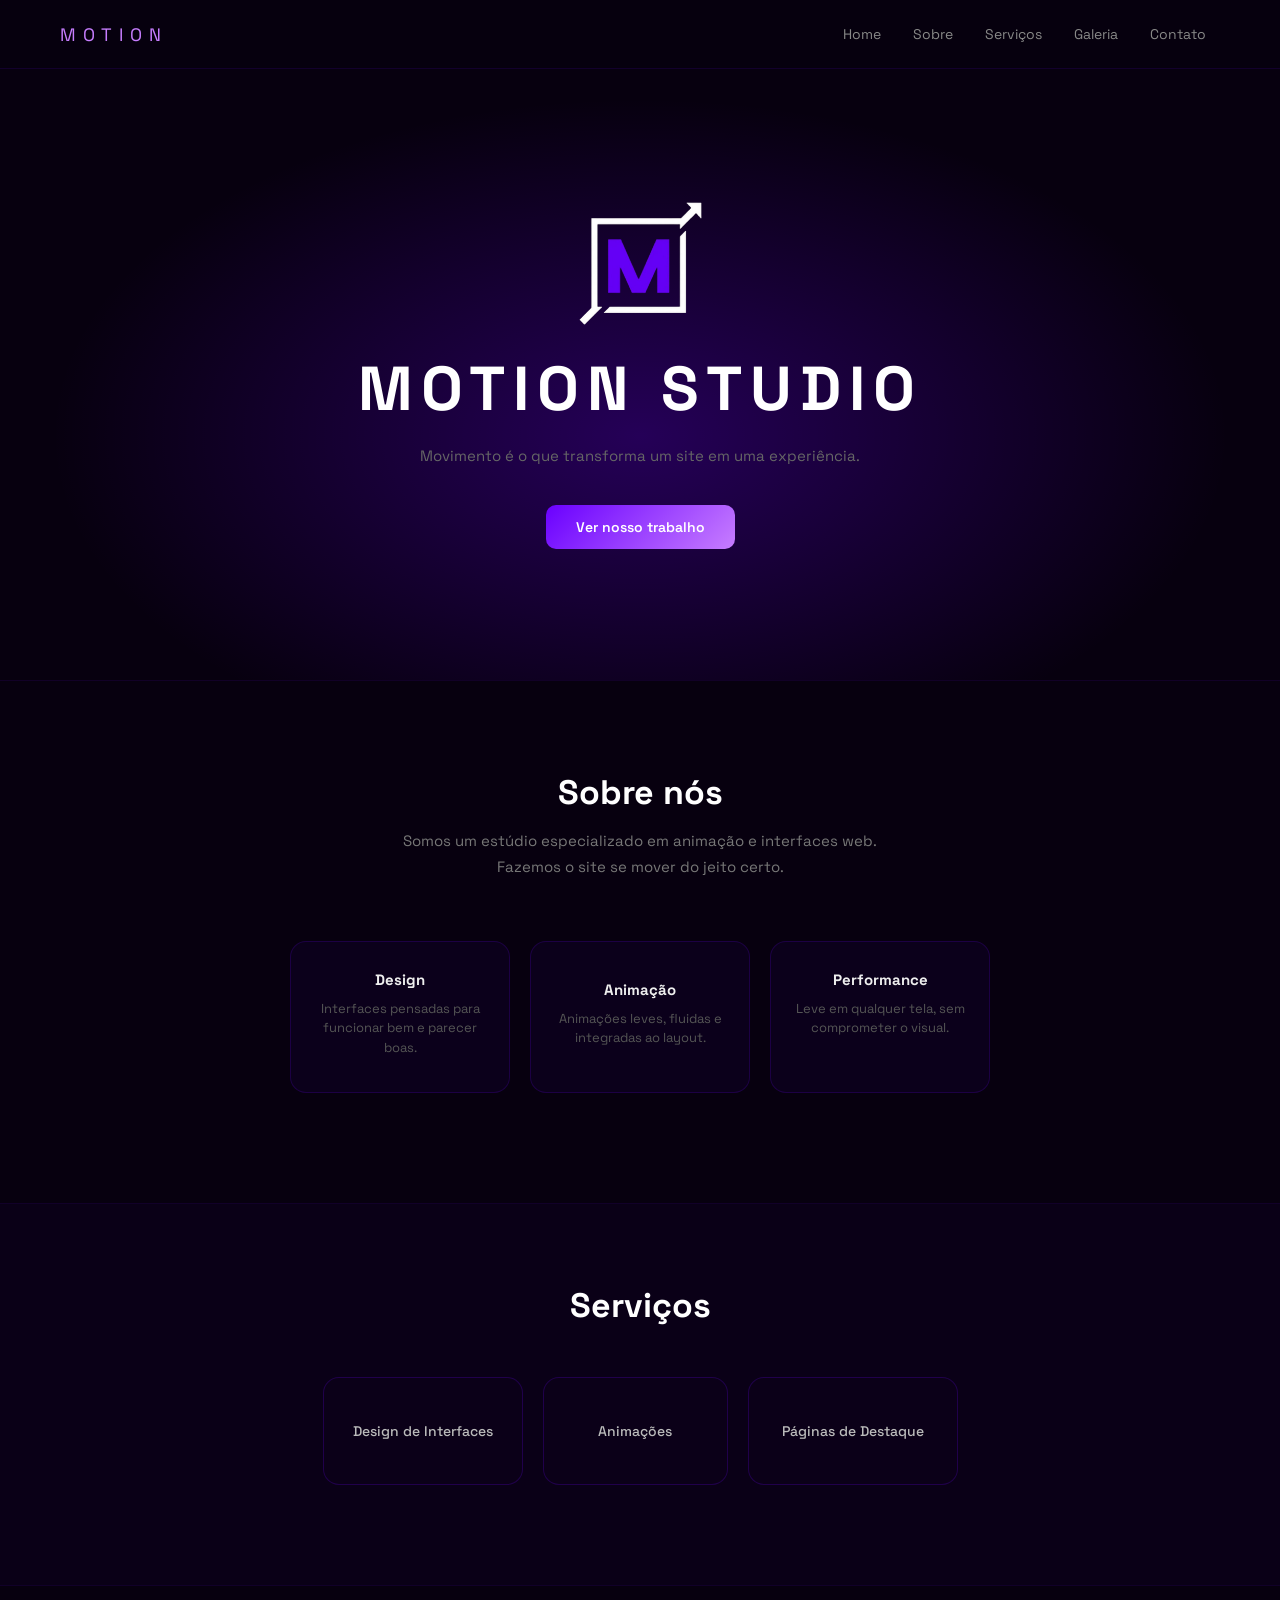
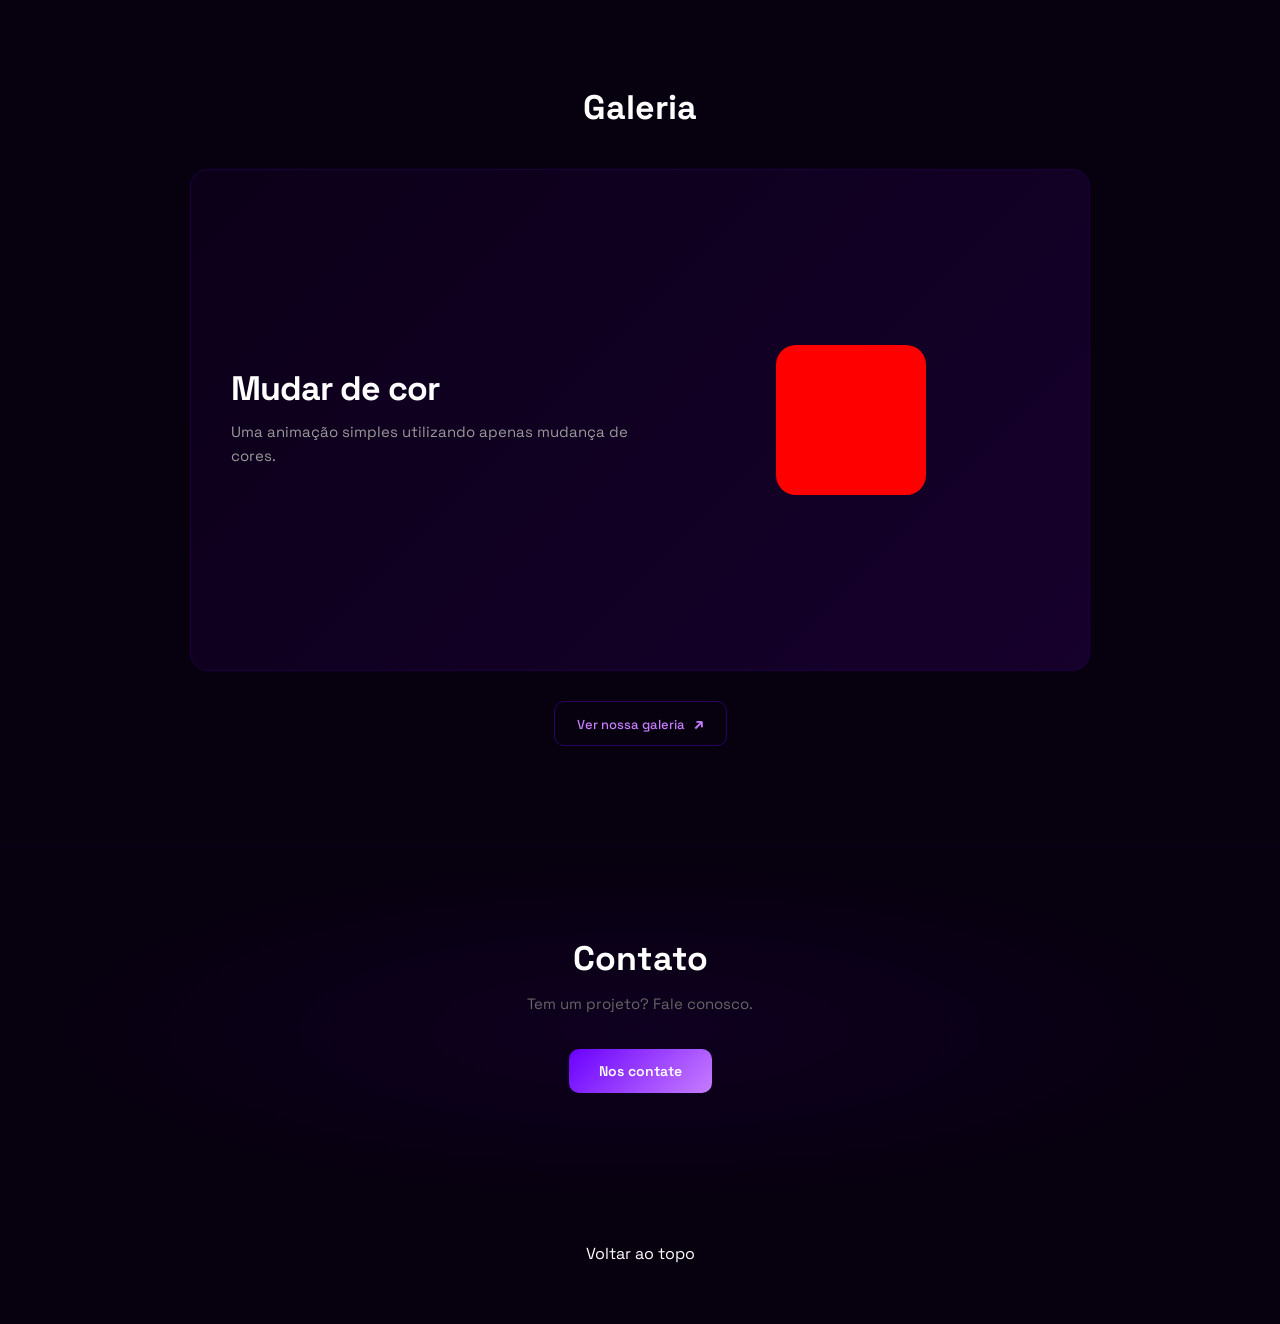
<file: index.html>
<!doctype html>
<html lang="pt-br">
  <head>
    <meta charset="UTF-8" />
    <meta name="viewport" content="width=device-width, initial-scale=1.0" />
    <title>MOTION Studio</title>
    <link rel="stylesheet" href="style.css" />
    <link rel="icon" href="img/favicon.ico" type="image/x-icon" />
  </head>
  <body>
    <div class="loaderoverlay">
      <span class="loaderlogo">MOTION</span>
      <div class="loader"></div>
    </div>

    <header class="header">
      <div class="logo">MOTION</div>
      <nav class="nav">
        <a href="#">Home</a>
        <a href="#sobre">Sobre</a>
        <a href="#servicos">Serviços</a>
        <a href="#galeria">Galeria</a>
        <a href="#contato">Contato</a>
      </nav>
    </header>

    <section class="capa">
      <img src="img/favicon.ico" width="128px" class="capaimagem" />
      <br />
      <h1>MOTION STUDIO</h1>
      <p class="capafrase">
        Movimento é o que transforma um site em uma experiência.
      </p>
      <a class="capabotao" href="#sobre">Ver nosso trabalho</a>
    </section>

    <section class="sobre" id="sobre">
      <h2>Sobre nós</h2>
      <p class="sobretexto">
        Somos um estúdio especializado em animação e interfaces web. Fazemos o
        site se mover do jeito certo.
      </p>
      <div class="sobregrid">
        <div class="sobreitem">
          <strong>Design</strong>
          <span>Interfaces pensadas para funcionar bem e parecer boas.</span>
        </div>
        <div class="sobreitem">
          <strong>Animação</strong>
          <span>Animações leves, fluidas e integradas ao layout.</span>
        </div>
        <div class="sobreitem">
          <strong>Performance</strong>
          <span>Leve em qualquer tela, sem comprometer o visual.</span>
        </div>
      </div>
    </section>

    <section class="servicos" id="servicos">
      <h2>Serviços</h2>
      <div class="cards">
        <div class="card">Design de Interfaces</div>
        <div class="card">Animações</div>
        <div class="card">Páginas de Destaque</div>
      </div>
    </section>

    <section class="galeria" id="galeria">
      <h2>Galeria</h2>
      <div class="carrossel">
        <div class="slides">
          <div class="slide">
            <div class="texto">
              <h3>Mudar de cor</h3>
              <p>Uma animação simples utilizando apenas mudança de cores.</p>
            </div>
            <div class="demo">
              <div class="caixa"></div>
            </div>
          </div>

          <div class="slide">
            <div class="texto">
              <h3>Texto piscando</h3>
              <p>
                Um efeito básico de opacidade para criar uma chamada visual.
              </p>
            </div>
            <div class="demo">
              <div class="piscando">ON</div>
            </div>
          </div>

          <div class="slide">
            <div class="texto">
              <h3>Glitch</h3>
              <p>Um efeito inspirado em falhas digitais utilizando camadas.</p>
            </div>
            <div class="demo">
              <strong class="glitch">Glitch</strong>
            </div>
          </div>

          <div class="slide">
            <div class="texto">
              <h3>Órbita</h3>
              <p>Um pequeno sistema orbital animado continuamente com CSS.</p>
            </div>
            <div class="demo">
              <div class="orbita">
                <div class="centro"></div>
                <div class="anel anel1">
                  <div class="planeta planeta1"></div>
                </div>
                <div class="anel anel2">
                  <div class="planeta planeta2"></div>
                </div>
                <div class="anel anel3">
                  <div class="planeta planeta3"></div>
                </div>
              </div>
            </div>
          </div>
        </div>
      </div>

      <a href="gallery/animacoes.html" class="galeriabotao">
        Ver nossa galeria <span class="icone">↗</span>
      </a>
    </section>

    <section class="contato" id="contato">
      <h2>Contato</h2>
      <p class="contatotexto">Tem um projeto? Fale conosco.</p>
      <a class="contatobotao" href="mailto:contato@motionstudio.com">
        Nos contate
      </a>
    </section>
    <footer>
      <a href="#">Voltar ao topo</a>
    </footer>
  </body>
</html>
</file>
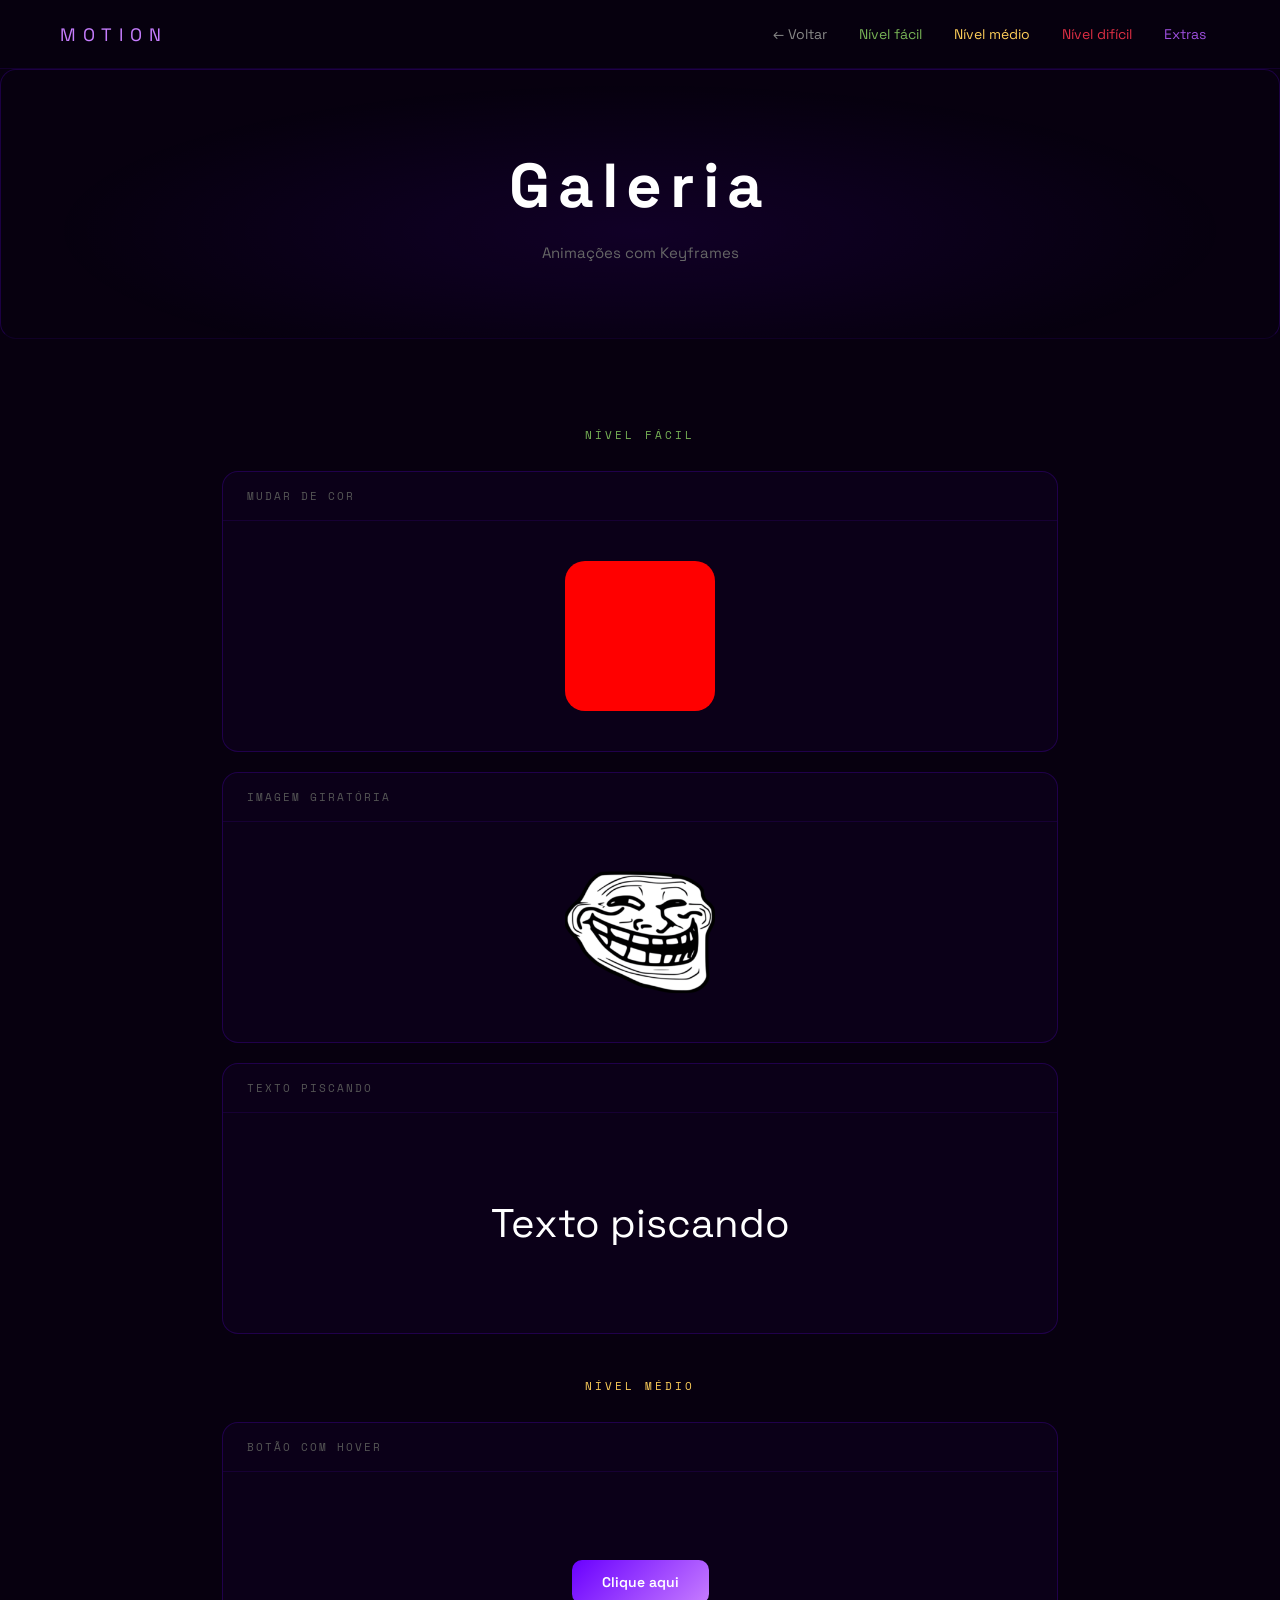
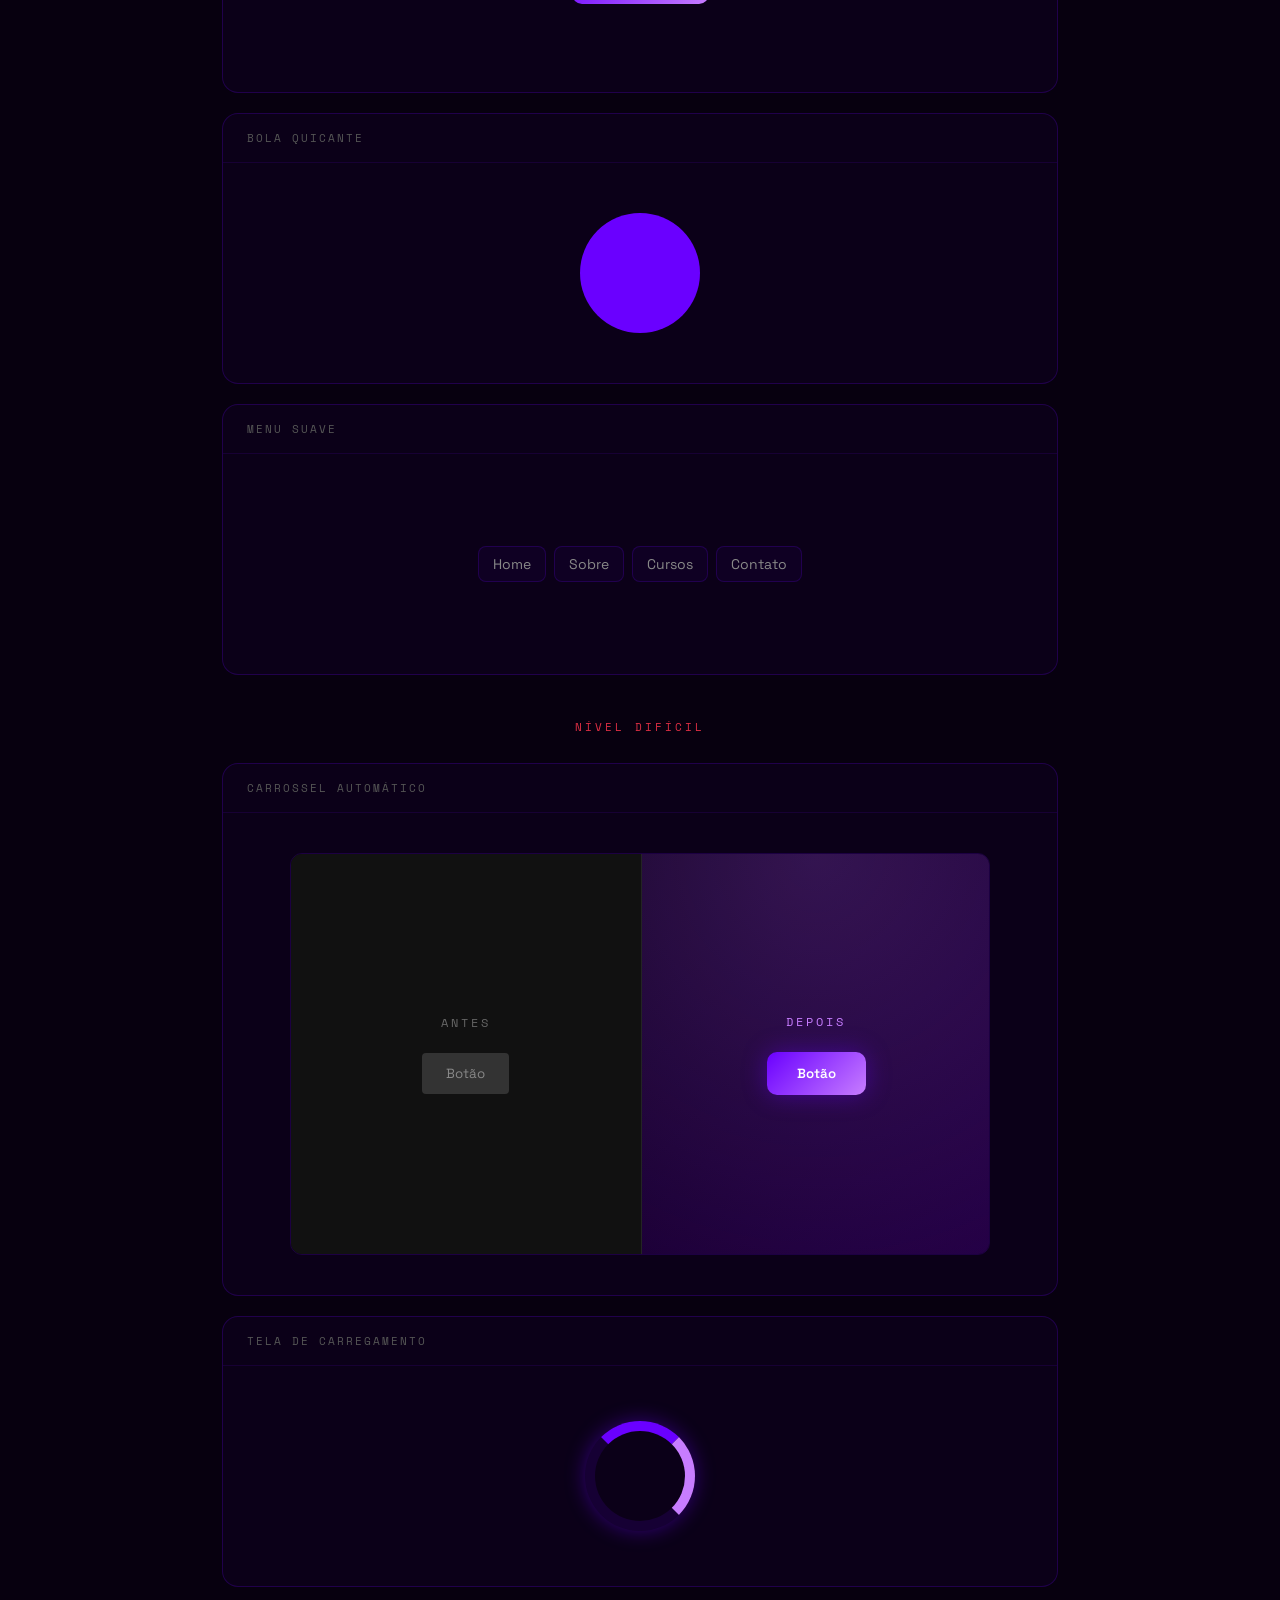
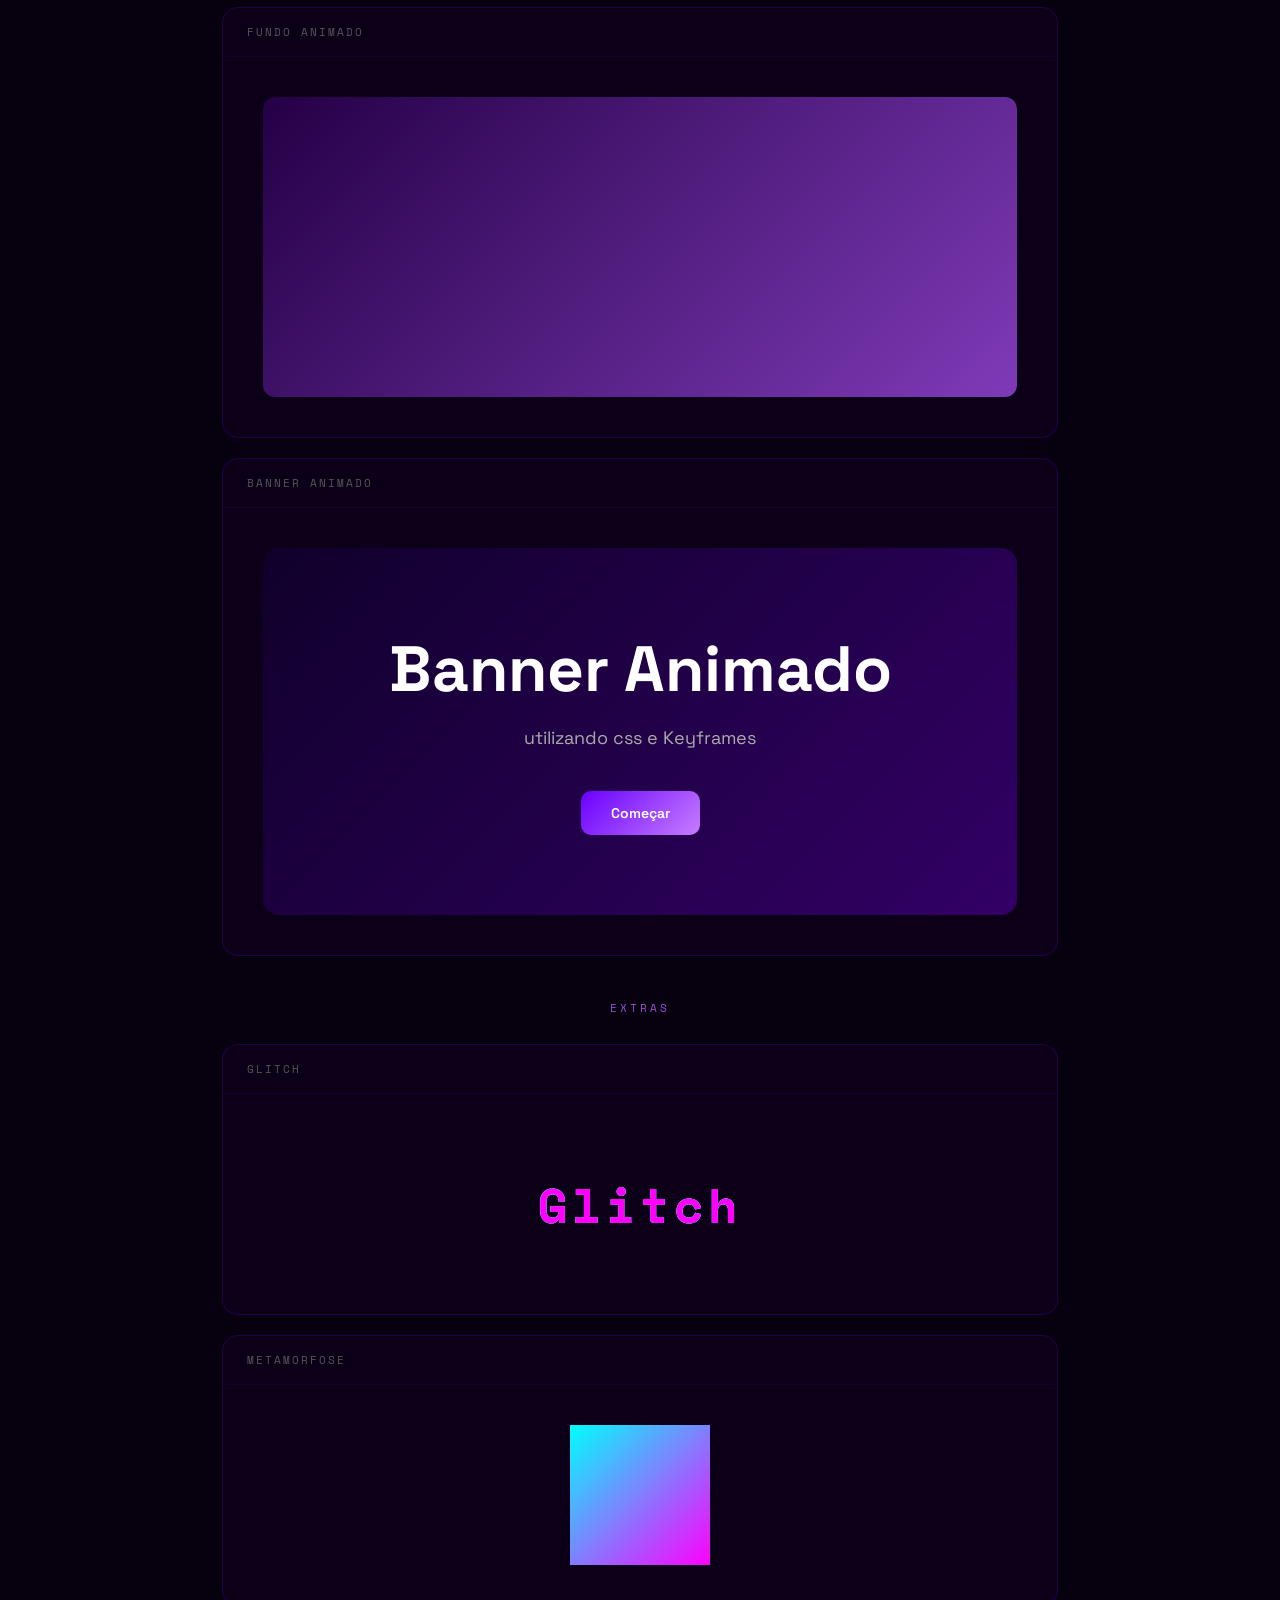
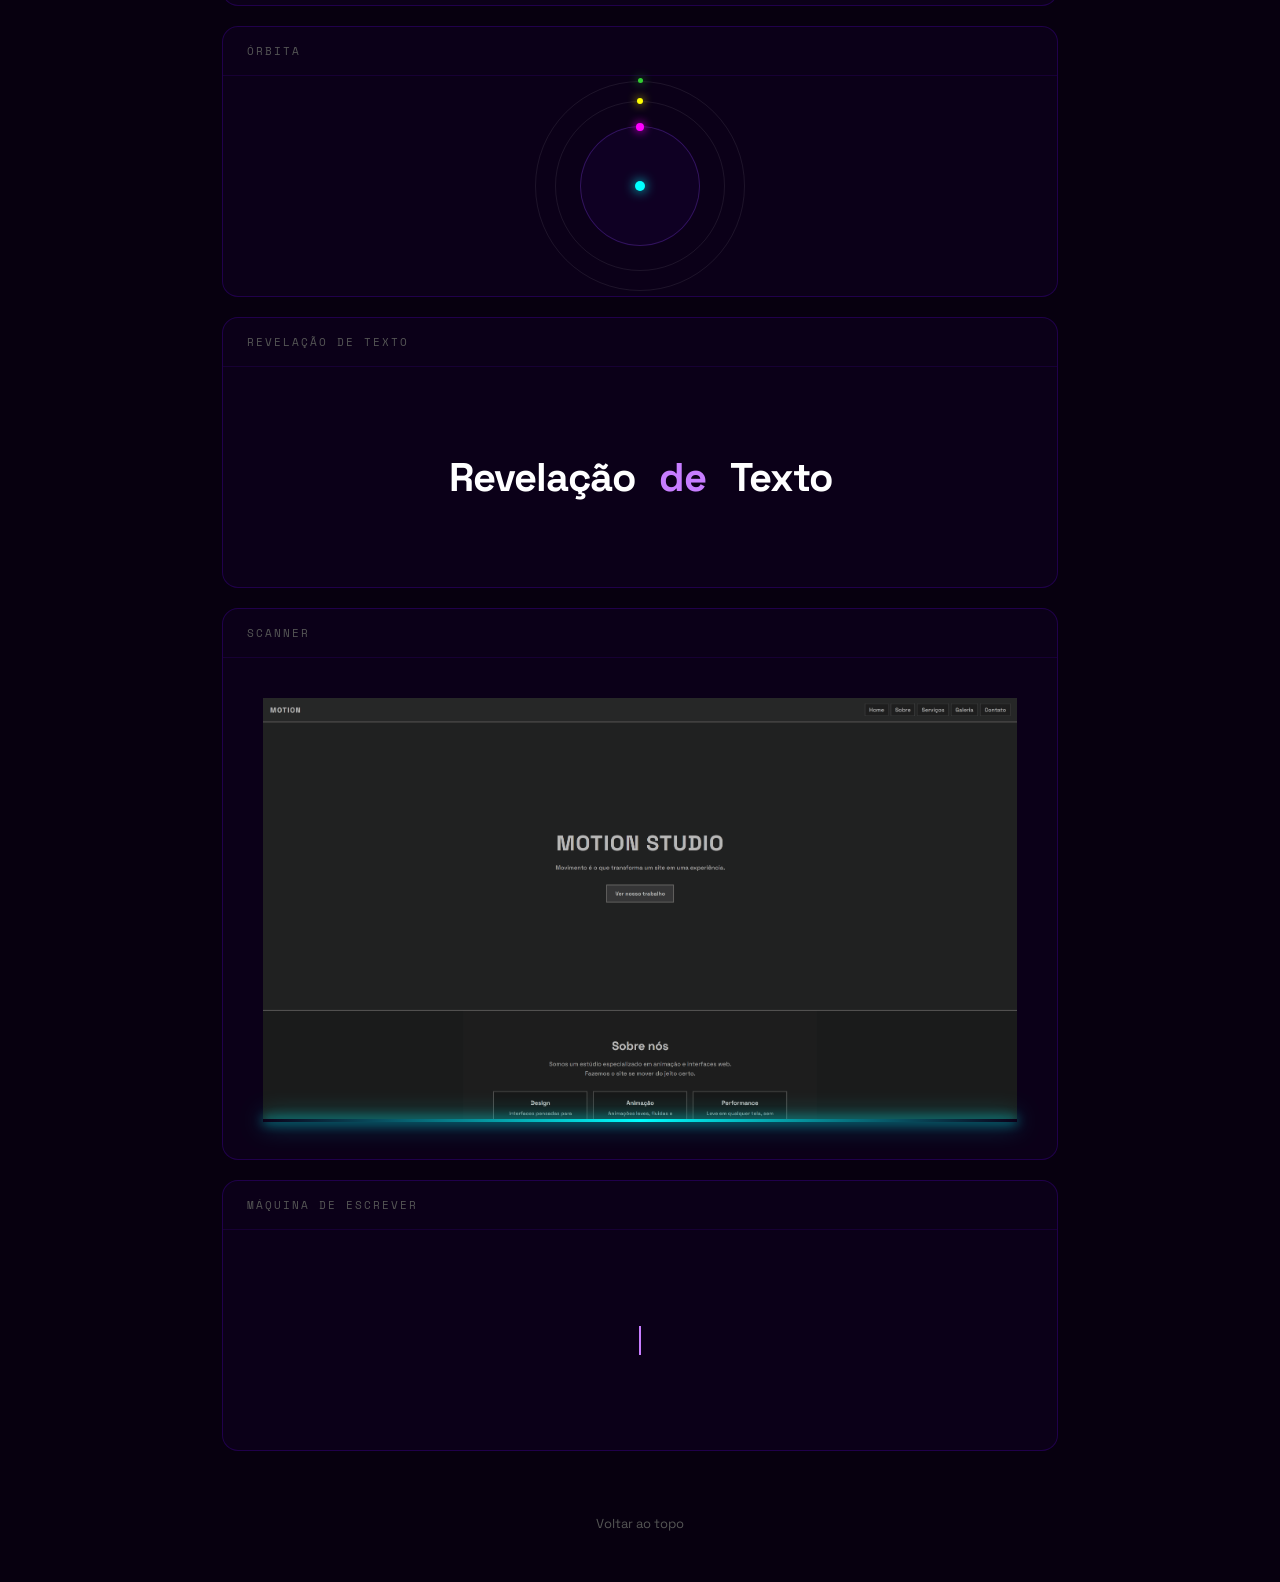
<file: gallery/animacoes.html>
<!doctype html>
<html lang="pt-br">
  <head>
    <meta charset="UTF-8" />
    <meta name="viewport" content="width=device-width, initial-scale=1.0" />
    <title>Galeria - Motion Studio</title>
    <link rel="stylesheet" href="style.css" />
    <link rel="icon" href="img/favicon.ico" type="image/x-icon" />
  </head>
  <body>
    <header class="header">
      <div class="logo">MOTION</div>
      <nav class="nav">
        <a href="../index.html">← Voltar</a>
        <a href="#facil" class="facil">Nível fácil</a>
        <a href="#medio" class="medio">Nível médio</a>
        <a href="#dificil" class="dificil">Nível difícil</a>
        <a href="#extra" class="extra">Extras</a>
      </nav>
    </header>

    <section class="capa">
      <h1>Galeria</h1>
      <p class="capafrase">Animações com Keyframes</p>
    </section>

    <main>
      <h2 class="facil" id="facil">Nível fácil</h2>

      <section>
        <h2>Mudar de cor</h2>
        <article>
          <div class="caixa"></div>
        </article>
      </section>

      <section>
        <h2>Imagem giratória</h2>
        <article>
          <div class="img">
            <img src="img/Trollface.png" width="150" />
          </div>
        </article>
      </section>

      <section>
        <h2>Texto piscando</h2>
        <article>
          <div class="piscando">Texto piscando</div>
        </article>
      </section>

      <h2 class="medio" id="medio">Nível médio</h2>

      <section>
        <h2>Botão com hover</h2>
        <article>
          <div class="botao">
            <button type="button">Clique aqui</button>
          </div>
        </article>
      </section>

      <section>
        <h2>Bola quicante</h2>
        <article>
          <div class="bola"></div>
        </article>
      </section>

      <section>
        <h2>Menu suave</h2>
        <article>
          <div class="menu">
            <nav>
              <a href="#">Home</a>
              <a href="#">Sobre</a>
              <a href="#">Cursos</a>
              <a href="#">Contato</a>
            </nav>
          </div>
        </article>
      </section>

      <h2 class="dificil" id="dificil">Nível difícil</h2>

      <section>
        <h2>Carrossel automático</h2>
        <article>
          <div class="carrossel">
            <div class="slides">
              <div class="slide">
                <div class="comparacao">
                  <div class="metade antes">
                    <span>ANTES</span>
                    <button type="button">Botão</button>
                  </div>
                  <div class="metade depois">
                    <span>DEPOIS</span>
                    <button type="button">Botão</button>
                  </div>
                </div>
              </div>

              <div class="slide">
                <div class="comparacao">
                  <div class="metade antes">
                    <span>ANTES</span>
                    <div class="texto-sem">Texto normal</div>
                  </div>
                  <div class="metade depois">
                    <span>DEPOIS</span>
                    <div class="texto-com">Texto vivo</div>
                  </div>
                </div>
              </div>

              <div class="slide">
                <div class="comparacao">
                  <div class="metade antes">
                    <span>ANTES</span>
                    <div class="quadrado-sem"></div>
                  </div>
                  <div class="metade depois">
                    <span>DEPOIS</span>
                    <div class="quadrado-com"></div>
                  </div>
                </div>
              </div>

              <div class="slide">
                <div class="comparacao">
                  <div class="metade antes">
                    <span>ANTES</span>
                    <div class="loader-sem"></div>
                  </div>
                  <div class="metade depois">
                    <span>DEPOIS</span>
                    <div class="loader-com"></div>
                  </div>
                </div>
              </div>
            </div>
          </div>
        </article>
      </section>

      <section>
        <h2>Tela de carregamento</h2>
        <article>
          <div class="loader"></div>
        </article>
      </section>

      <section>
        <h2>Fundo animado</h2>
        <article>
          <div class="fundoanimado"></div>
        </article>
      </section>

      <section>
        <h2>Banner animado</h2>
        <article>
          <div class="banner">
            <h1>Banner Animado</h1>
            <span>utilizando css e Keyframes</span>
            <br />
            <br />
            <br />
            <div class="botao">
              <button type="button">Começar</button>
            </div>
          </div>
        </article>
      </section>

      <h2 class="extra" id="extra">Extras</h2>

      <section>
        <h2>Glitch</h2>
        <article>
          <strong class="glitch">Glitch</strong>
        </article>
      </section>

      <section>
        <h2>Metamorfose</h2>
        <article>
          <div class="metamorfose"></div>
        </article>
      </section>

      <section>
        <h2>Órbita</h2>
        <article>
          <div class="orbita">
            <div class="centro"></div>
            <div class="anel anel1"><div class="planeta planeta1"></div></div>
            <div class="anel anel2"><div class="planeta planeta2"></div></div>
            <div class="anel anel3"><div class="planeta planeta3"></div></div>
          </div>
        </article>
      </section>

      <section>
        <h2>Revelação de Texto</h2>
        <article>
          <p class="revelar">
            <span>Revelação</span>
            <span>de</span>
            <span>Texto</span>
          </p>
        </article>
      </section>

      <section>
        <h2>Scanner</h2>
        <article>
          <figure class="scanner">
            <img src="img/image.png" />
            <div class="linha-scan"></div>
          </figure>
        </article>
      </section>

      <section>
        <h2>Máquina de Escrever</h2>
        <article>
          <p class="maquinadeescrever">Máquina de Escrever</p>
        </article>
      </section>
    </main>

    <footer>
      <a href="#">Voltar ao topo</a>
    </footer>
  </body>
</html>
</file>
<file: style.css>
@import url("https://fonts.googleapis.com/css2?family=Space+Grotesk:wght@300;500;700&display=swap");

* {
  scroll-behavior: smooth;
  margin: 0;
  padding: 0;
  box-sizing: border-box;
  font-family: "Space Grotesk", sans-serif;
}

body {
  color: #fff;
  background: #07000f;
}

a:visited {
  text-decoration: none;
  color: white;
}

a {
  color: white;
  text-decoration: none;
}

.loader {
  width: 44px;
  border: 3px solid #1a0033;
  height: 44px;
  border-top: 3px solid #6a00ff;
  border-radius: 50%;
  border-right: 3px solid #c77dff;
  animation: spin 0.75s linear infinite;
}

.loaderoverlay {
  position: fixed;
  inset: 0;
  background: #07000f;
  z-index: 1000;
  display: flex;
  flex-direction: column;
  align-items: center;
  justify-content: center;
  gap: 32px;
  animation: sumir 0.6s ease 2.3s forwards;
}

.loaderlogo {
  font-size: 28px;
  letter-spacing: 10px;
  color: #c77dff;
  animation: neon 1.1s infinite alternate;
}

@keyframes sumir {
  to {
    opacity: 0;
    visibility: hidden;
  }
}

.nav a {
  color: #888;
  padding: 8px 14px;
  border-radius: 8px;
  font-size: 14px;
  transition: 0.25s;
}

.header {
  display: flex;
  justify-content: space-between;
  align-items: center;
  padding: 17px 60px;
  position: sticky;
  top: 0;
  backdrop-filter: blur(14px);
  background: rgba(7, 0, 15, 0.75);
  z-index: 10;
  border-bottom: 1px solid rgba(106, 0, 255, 0.12);
}

.logo {
  font-size: 18px;
  letter-spacing: 7px;
  color: #c77dff;
}

.nav {
  display: flex;
  gap: 4px;
}

.nav a:hover {
  color: rgb(207, 173, 255);
}

.capa {
  min-height: 68vh;
  display: flex;
  flex-direction: column;
  justify-content: center;
  align-items: center;
  text-align: center;
  padding: 60px 24px;
  position: relative;
  overflow: hidden;
  border-bottom: 1px solid rgba(106, 0, 255, 0.1);
}

.capa::before {
  content: "";
  position: absolute;
  inset: 0;
  background: radial-gradient(
    ellipse at 50% 60%,
    rgba(106, 0, 255, 0.3) 0%,
    transparent 65%
  );
  animation: fundoAnimar 6s ease-in-out infinite;
  z-index: 0;
}

.capa > * {
  position: relative;
  z-index: 1;
}

.capaimagem {
  animation: flutuar 3s ease-in-out infinite;
}

.capa h1 {
  font-size: 62px;
  font-weight: 700;
  letter-spacing: 8px;
  animation: neon 2.4s infinite alternate;
  margin-bottom: 18px;
}

.capafrase {
  color: #666;
  font-size: 15px;
  margin-bottom: 40px;
}

.capa .capabotao:hover {
  top: -3px;
  box-shadow: 0 14px 32px rgba(106, 0, 255, 0.4);
  animation: none;
}

.capabotao {
  display: inline-block;
  position: relative;
  top: 0;
  padding-top: 13px;
  padding-right: 30px;
  padding-bottom: 13px;
  padding-left: 30px;
  border-radius: 10px;
  background: linear-gradient(135deg, #6a00ff, #c77dff);
  color: #fff;
  font-weight: 600;
  font-size: 14px;
  transition:
    top 0.3s,
    box-shadow 0.3s;
  animation: pulsar 2s ease-in-out infinite;
}

.sobretexto {
  color: #777;
  max-width: 480px;
  margin-top: 0;
  margin-right: auto;
  margin-bottom: 60px;
  margin-left: auto;
  line-height: 1.75;
  font-size: 15px;
}

.sobre {
  padding: 90px 40px 110px;
  text-align: center;
  max-width: 900px;
  margin: 0 auto;
}

.sobre h2 {
  font-size: 34px;
  margin-bottom: 14px;
}

.sobregrid {
  display: flex;
  justify-content: center;
  gap: 20px;
  flex-wrap: wrap;
  align-items: stretch;
}

.sobreitem:nth-child(2) {
  padding-top: 38px;
  padding-bottom: 44px;
}

.sobreitem {
  flex: 1;
  min-width: 160px;
  max-width: 220px;
  padding: 28px 18px 34px;
  background: rgba(106, 0, 255, 0.05);
  border-radius: 16px;
  border: 1px solid rgba(106, 0, 255, 0.18);
  display: flex;
  flex-direction: column;
  align-items: center;
  gap: 10px;
  transition: 0.3s;
}

.sobreitem:hover {
  background: rgba(106, 0, 255, 0.11);
  border-color: rgba(199, 125, 255, 0.4);
  transform: translateY(-5px);
}

.sobreitem strong {
  color: #eee;
  font-size: 15px;
}

.sobreitem span {
  font-size: 13px;
  color: #555;
  line-height: 1.5;
}

.cards {
  display: flex;
  justify-content: center;
  gap: 20px;
  flex-wrap: wrap;
  align-items: stretch;
}

.servicos {
  padding: 80px 40px 100px;
  text-align: center;
  background: rgba(106, 0, 255, 0.03);
  border-top: 1px solid rgba(106, 0, 255, 0.08);
  border-bottom: 1px solid rgba(106, 0, 255, 0.08);
}

.servicos h2 {
  font-size: 34px;
  margin-bottom: 50px;
}

.card:nth-child(2) {
  width: 185px;
  padding-top: 44px;
  padding-bottom: 44px;
}

.card {
  width: 200px;
  padding: 36px 20px;
  background: #0b0018;
  border: 1px solid rgba(106, 0, 255, 0.22);
  border-radius: 16px;
  font-size: 14px;
  font-weight: 500;
  color: #bbb;
  text-align: center;
  display: flex;
  align-items: center;
  justify-content: center;
  transition: 0.3s;
  cursor: default;
}

.card:nth-child(3) {
  width: 210px;
}

.card:hover {
  transform: translateY(-8px);
  background: rgba(106, 0, 255, 0.13);
  border-color: #c77dff;
  color: #fff;
}

.galeria h2 {
  font-size: 34px;
  margin-bottom: 40px;
}

.galeria {
  padding: 100px 40px;
  text-align: center;
}

.carrossel {
  width: 900px;
  max-width: 100%;
  margin: 0 auto;
  overflow: hidden;
  border-radius: 18px;
  border: 1px solid rgba(106, 0, 255, 0.18);
  background: #0b0018;
}

.slides {
  display: flex;
  width: 400%;
  animation: slide 16s infinite;
}

.slide {
  width: 25%;
  min-height: 500px;
  flex-shrink: 0;
  display: grid;
  grid-template-columns: 1fr 1fr;
  align-items: center;
  gap: 24px;
  padding: 40px;
}

.slide:nth-child(1) {
  background: linear-gradient(135deg, #0b0018, #16002c);
}

.slide:nth-child(2) {
  background: linear-gradient(135deg, #10002b, #1a0034);
}

.slide:nth-child(3) {
  background: linear-gradient(135deg, #0f001c, #240046);
}

.slide:nth-child(4) {
  background: linear-gradient(135deg, #12001f, #2a0052);
}

.texto {
  display: flex;
  flex-direction: column;
  gap: 14px;
  text-align: left;
}

.texto h3 {
  font-size: 34px;
  line-height: 1;
  letter-spacing: -1px;
  color: #fff;
}

.texto p {
  color: #999;
  line-height: 1.6;
  font-size: 15px;
}

.demo {
  display: flex;
  justify-content: center;
  align-items: center;
}

.caixa {
  border-radius: 20px;
  width: 150px;
  height: 150px;
  background-color: red;
  animation: cor 10s infinite alternate linear;
}

.piscando {
  font-size: 40px;
  animation: piscando 2s infinite alternate linear;
}

.glitch {
  display: inline-block;
  position: relative;
  font-family: "Space Mono", monospace;
  font-size: 48px;
  font-weight: 700;
  letter-spacing: 5px;
}

.glitch::before,
.glitch::after {
  content: "Glitch";
  position: absolute;
  top: 0;
  left: 0;
}

.glitch::before {
  color: cyan;
  animation: g1 3s infinite;
}

.glitch::after {
  color: magenta;
  animation: g2 3s infinite;
}

.orbita {
  width: 120px;
  height: 120px;
  border-radius: 50%;
  background-color: rgba(106, 0, 255, 0.05);
  border: 1px solid rgba(106, 0, 255, 0.2);
  position: relative;
  display: flex;
  align-items: center;
  justify-content: center;
}

.centro {
  width: 10px;
  height: 10px;
  border-radius: 50%;
  background-color: cyan;
  box-shadow: 0 0 12px cyan;
}

.anel {
  position: absolute;
  border-radius: 50%;
  display: flex;
  align-items: flex-start;
  justify-content: center;
  border: 1px solid rgba(255, 255, 255, 0.08);
}

.anel1 {
  width: 120px;
  height: 120px;
  animation: orbitar 3s linear infinite;
}

.anel2 {
  width: 170px;
  height: 170px;
  animation: orbitar 5s linear infinite reverse;
}

.anel3 {
  width: 210px;
  height: 210px;
  animation: orbitar 8s linear infinite;
}

.planeta {
  border-radius: 50%;
  margin-top: -4px;
}

.planeta1 {
  width: 8px;
  height: 8px;
  background-color: magenta;
  box-shadow: 0 0 10px magenta;
}

.planeta2 {
  width: 6px;
  height: 6px;
  background-color: yellow;
  box-shadow: 0 0 10px yellow;
}

.planeta3 {
  width: 5px;
  height: 5px;
  background-color: limegreen;
  box-shadow: 0 0 10px limegreen;
}

.galeriabotao {
  display: inline-block;
  position: relative;
  top: 0;
  margin-top: 30px;
  padding: 11px 22px;
  border-radius: 10px;
  background: transparent;
  border: 1px solid rgba(106, 0, 255, 0.35);
  color: #c77dff;
  font-size: 13px;
  font-weight: 500;
  transition:
    top 0.3s,
    background 0.3s,
    border-color 0.3s;
}

.galeriabotao .icone {
  font-size: 16px;
  font-weight: 700;
  margin-left: 6px;
  color: #c77dff;
}

.galeriabotao:hover {
  background: rgba(106, 0, 255, 0.14);
  border-color: #c77dff;
  top: -2px;
}

.contato h2 {
  font-size: 34px;
  margin-bottom: 14px;
}

.contatotexto {
  color: #666;
  margin-bottom: 36px;
  font-size: 15px;
}

.contato {
  padding: 90px 40px 120px;
  text-align: center;
  border-top: 1px solid rgba(106, 0, 255, 0.08);
  background: radial-gradient(
    ellipse at 50% 50%,
    rgba(106, 0, 255, 0.07) 0%,
    transparent 65%
  );
}

.contatobotao {
  display: inline-block;
  position: relative;
  top: 0;
  padding-top: 13px;
  padding-right: 30px;
  padding-bottom: 13px;
  padding-left: 30px;
  border-radius: 10px;
  background: linear-gradient(135deg, #6a00ff, #c77dff);
  color: #fff;
  font-size: 14px;
  font-weight: 600;
  transition:
    top 0.3s,
    box-shadow 0.3s;
}

.contatobotao:hover {
  top: -3px;
  box-shadow: 0 14px 32px rgba(106, 0, 255, 0.4);
}

footer a {
  padding: 30px;
  margin-bottom: 30px;
  display: flex;
  justify-content: center;
  align-items: center;
  text-align: center;
  transition: 0.2s;
}

footer a:hover {
  color: #c77dff;
}

@keyframes neon {
  0% {
    text-shadow:
      0 0 10px #6a00ff,
      0 0 22px #6a00ff;
  }
  100% {
    text-shadow:
      0 0 18px #c77dff,
      0 0 36px #c77dff;
  }
}

@keyframes flutuar {
  0%,
  100% {
    transform: translateY(0);
  }
  50% {
    transform: translateY(-7px);
  }
}

@keyframes spin {
  from {
    transform: rotate(0deg);
  }
  to {
    transform: rotate(360deg);
  }
}

@keyframes slide {
  0%,
  20% {
    transform: translateX(0);
  }
  25%,
  45% {
    transform: translateX(-25%);
  }
  50%,
  70% {
    transform: translateX(-50%);
  }
  75%,
  95% {
    transform: translateX(-75%);
  }
  100% {
    transform: translateX(0);
  }
}

@keyframes cor {
  0% {
    background-color: red;
  }
  25% {
    background-color: orange;
  }
  50% {
    background-color: yellow;
  }
  75% {
    background-color: rgb(12, 138, 255);
  }
  100% {
    background-color: rgb(111, 0, 255);
  }
}

@keyframes piscando {
  0% {
    opacity: 0;
  }
  100% {
    opacity: 1;
  }
}

@keyframes g1 {
  0%,
  85%,
  100% {
    opacity: 0;
    transform: translateX(0);
  }
  87% {
    opacity: 1;
    transform: translateX(-4px);
  }
  89% {
    opacity: 1;
    transform: translateX(4px);
  }
  91% {
    opacity: 0;
  }
}

@keyframes g2 {
  0%,
  85%,
  100% {
    opacity: 0;
    transform: translateX(0);
  }
  87% {
    opacity: 1;
    transform: translateX(4px);
  }
  89% {
    opacity: 1;
    transform: translateX(-4px);
  }
  91% {
    opacity: 0;
  }
}

@keyframes orbitar {
  from {
    transform: rotate(0deg);
  }
  to {
    transform: rotate(360deg);
  }
}

@keyframes metamorfose {
  0% {
    border-radius: 60% 40% 30% 70% / 60% 30% 70% 40%;
  }
  20% {
    border-radius: 30% 60% 70% 40% / 50% 60% 30% 60%;
  }
  40% {
    border-radius: 50% 50% 20% 80% / 25% 80% 20% 75%;
  }
  60% {
    border-radius: 70% 30% 60% 40% / 40% 40% 60% 60%;
  }
  80% {
    border-radius: 20% 80% 40% 60% / 70% 20% 80% 30%;
  }
  100% {
    border-radius: 60% 40% 30% 70% / 60% 30% 70% 40%;
  }
}

@keyframes revelar {
  0% {
    opacity: 0;
    transform: translateY(30px);
  }
  60% {
    opacity: 1;
    transform: translateY(-4px);
  }
  80% {
    opacity: 1;
    transform: translateY(2px);
  }
  100% {
    opacity: 1;
    transform: translateY(0);
  }
}

@keyframes scan {
  0% {
    top: 1%;
  }
  100% {
    top: 99%;
  }
}

@keyframes digitar {
  from {
    width: 0;
  }
  to {
    width: 260px;
  }
}

@keyframes cursor {
  0%,
  100% {
    border-color: #c77dff;
  }
  50% {
    border-color: transparent;
  }
}

@keyframes fundoAnimar {
  0%,
  100% {
    transform: scale(1) translate(0%, 0%);
    opacity: 0.7;
  }
  33% {
    transform: scale(1.5) translate(15%, -10%);
    opacity: 1;
  }
  66% {
    transform: scale(1.2) translate(-15%, 10%);
    opacity: 0.85;
  }
}

@keyframes pulsar {
  0%,
  100% {
    transform: scale(1);
    box-shadow: 0 0 0 0 rgba(106, 0, 255, 0.5);
  }
  50% {
    transform: scale(1.05);
    box-shadow: 0 0 0 10px rgba(106, 0, 255, 0);
  }
}
</file>
<file: gallery/style.css>
@import url("https://fonts.googleapis.com/css2?family=Space+Mono:wght@400;700&family=Space+Grotesk:wght@300;500;700&display=swap");

html {
  scroll-behavior: smooth;
}

* {
  margin: 0;
  padding: 0;
  box-sizing: border-box;
  font-family: "Space Grotesk", sans-serif;
}

body {
  background: #07000f;
  color: #fff;
}

a {
  color: white;
  text-decoration: none;
}

a:visited {
  color: white;
  text-decoration: none;
}

.header {
  display: flex;
  justify-content: space-between;
  align-items: center;
  padding: 17px 60px;
  position: sticky;
  top: 0;
  backdrop-filter: blur(14px);
  background: rgba(7, 0, 15, 0.75);
  z-index: 100;
  border-bottom: 1px solid rgba(106, 0, 255, 0.12);
}

.logo {
  font-size: 18px;
  letter-spacing: 7px;
  color: #c77dff;
}

.nav {
  display: flex;
  gap: 4px;
  flex-wrap: wrap;
  justify-content: flex-end;
}

.nav a {
  color: #888;
  padding: 8px 14px;
  border-radius: 8px;
  font-size: 14px;
  transition: 0.25s;
  cursor: pointer;
}

.nav a:hover {
  background: rgba(106, 0, 255, 0.18);
  color: #fff;
}

.nav a.facil {
  color: #77b256;
}

.nav a.medio {
  color: #fccc59;
}

.nav a.dificil {
  color: #dd2e44;
}

.nav a.extra {
  color: #9d4edd;
}

.nav a.facil:hover {
  background: rgba(119, 178, 86, 0.12);
  color: #77b256;
}

.nav a.medio:hover {
  background: rgba(252, 204, 89, 0.12);
  color: #fccc59;
}

.nav a.dificil:hover {
  background: rgba(221, 46, 68, 0.12);
  color: #dd2e44;
}

.nav a.extra:hover {
  background: rgba(157, 77, 237, 0.12);
  color: #9d4edd;
}

.capa {
  min-height: 30vh;
  display: flex;
  flex-direction: column;
  justify-content: center;
  align-items: center;
  text-align: center;
  padding: 60px 24px;
  background: radial-gradient(ellipse at 50% 60%, rgba(106, 0, 255, 0.1) 0%, transparent 65%);
  border-bottom: 1px solid rgba(106, 0, 255, 0.1);
}

.capa h1 {
  font-size: 62px;
  font-weight: 700;
  letter-spacing: 8px;
  animation: neon 2.4s infinite alternate;
  margin-bottom: 18px;
}

.capafrase {
  color: #666;
  font-size: 15px;
}

#facil,
#medio,
#dificil,
#extra {
  scroll-margin-top: 80px;
}

main {
  max-width: 900px;
  margin: 0 auto;
  padding: 64px 32px;
  display: grid;
  gap: 20px;
}

main > h2 {
  font-family: "Space Mono", monospace;
  font-size: 11px;
  font-weight: 400;
  letter-spacing: 3px;
  text-transform: uppercase;
  text-align: center;
  padding: 8px 0;
  margin-top: 16px;
}

main > h2.facil {
  color: #77b256;
}

main > h2.medio {
  color: #fccc59;
}

main > h2.dificil {
  color: #dd2e44;
}

main > h2.extra {
  color: #9d4edd;
}

section {
  border: 1px solid rgba(106, 0, 255, 0.22);
  border-radius: 16px;
  overflow: hidden;
  background: #0b0018;
}

section h2 {
  font-family: "Space Mono", monospace;
  font-size: 11px;
  font-weight: 400;
  color: #555;
  letter-spacing: 2px;
  text-transform: uppercase;
  padding: 16px 24px;
  border-bottom: 1px solid rgba(106, 0, 255, 0.12);
}

section > article {
  min-height: 220px;
  display: flex;
  justify-content: center;
  align-items: center;
  padding: 40px;
}

.botao button {
  display: inline-block;
  position: relative;
  top: 0;
  padding: 13px 30px;
  border-radius: 10px;
  background: linear-gradient(135deg, #6a00ff, #c77dff);
  color: #fff;
  font-weight: 600;
  font-size: 14px;
  border: none;
  cursor: pointer;
  font-family: "Space Grotesk", sans-serif;
  transition: top 0.3s, box-shadow 0.3s;
}

.botao button:hover {
  top: -3px;
  box-shadow: 0 14px 32px rgba(106, 0, 255, 0.4);
}

.menu {
  display: flex;
  gap: 16px;
  justify-content: center;
  flex-wrap: wrap;
}

.menu nav {
  display: flex;
  gap: 8px;
  flex-wrap: wrap;
  justify-content: center;
  background: none;
  border: none;
  padding: 0;
  position: static;
}

.menu a {
  color: #888;
  padding: 8px 14px;
  border-radius: 8px;
  font-size: 14px;
  background: rgba(106, 0, 255, 0.05);
  border: 1px solid rgba(106, 0, 255, 0.2);
  transition: 0.25s;
  cursor: pointer;
}

.menu a:hover {
  background: rgba(106, 0, 255, 0.18);
  color: #fff;
  transform: translateY(-3px);
}

footer a {
  display: flex;
  color: #555;
  text-decoration: none;
  justify-content: center;
  margin-bottom: 50px;
  font-size: 13px;
  transition: 0.2s ease;
}

footer a:visited {
  color: #555;
}

footer a:hover {
  color: #c77dff;
}

.caixa {
  border-radius: 20px;
  width: 150px;
  height: 150px;
  background-color: rgb(255, 0, 0);
  animation: cor 10s infinite alternate linear;
}

.img {
  animation: girar 10s infinite linear;
}

.img img {
  width: 150px;
  display: block;
}

.piscando {
  font-size: 40px;
  animation: piscando 2s infinite alternate linear;
}

.bola {
  border-radius: 100%;
  width: 120px;
  height: 120px;
  background-color: #6a00ff;
  animation: quicar 3s infinite linear;
}

.carrossel {
  width: 700px;
  max-width: 100%;
  border-radius: 12px;
  overflow: hidden;
  border: 1px solid rgba(106, 0, 255, 0.18);
}

.slides {
  display: flex;
  width: 2800px;
  animation: slide 16s infinite ease-in-out;
}

.slide {
  width: 700px;
  height: 400px;
  flex-shrink: 0;
}

.comparacao {
  width: 100%;
  height: 100%;
  display: flex;
}

.metade {
  flex: 1;
  display: flex;
  flex-direction: column;
  justify-content: center;
  align-items: center;
  gap: 22px;
}

.metade span {
  font-family: "Space Mono", monospace;
  font-size: 12px;
  letter-spacing: 3px;
}

.antes {
  background: #111;
  border-right: 1px solid rgba(255, 255, 255, 0.08);
}

.antes span {
  color: #666;
}

.depois {
  background: radial-gradient(circle at top, rgba(199, 125, 255, 0.16), transparent), linear-gradient(135deg, #140028, #240046);
}

.depois span {
  color: #c77dff;
}

.antes button {
  padding: 12px 24px;
  border: none;
  background: #333;
  color: #888;
  border-radius: 4px;
}

.depois button {
  padding: 13px 30px;
  border-radius: 10px;
  background: linear-gradient(135deg, #6a00ff, #c77dff);
  color: #fff;
  border: none;
  font-weight: 600;
  box-shadow: 0 0 24px rgba(106, 0, 255, 0.4);
  animation: flutuar 2s ease-in-out infinite;
}

.texto-sem {
  color: #777;
  font-size: 32px;
}

.texto-com {
  font-size: 36px;
  font-weight: 700;
  color: white;
  animation: neon 1.8s infinite alternate;
}

.quadrado-sem {
  width: 120px;
  height: 120px;
  background: #333;
  border-radius: 8px;
}

.quadrado-com {
  width: 120px;
  height: 120px;
  border-radius: 24px;
  background: linear-gradient(135deg, #6a00ff, #c77dff);
  animation: metamorfose 6s ease-in-out infinite;
  box-shadow: 0 0 30px rgba(106, 0, 255, 0.45);
}

.loader-sem {
  width: 90px;
  height: 90px;
  border-radius: 50%;
  border: 10px solid #333;
}

.loader-com {
  width: 90px;
  height: 90px;
  border-radius: 50%;
  border: 10px solid rgba(106, 0, 255, 0.12);
  border-top: 10px solid #6a00ff;
  border-right: 10px solid #c77dff;
  animation: girar 1s linear infinite;
  box-shadow: 0 0 20px rgba(106, 0, 255, 0.4);
}

.loader {
  width: 110px;
  height: 110px;
  border-radius: 50%;
  border: 10px solid rgba(106, 0, 255, 0.12);
  border-top: 10px solid #6a00ff;
  border-right: 10px solid #c77dff;
  animation: girar 1s linear infinite;
  box-shadow: 0 0 20px rgba(106, 0, 255, 0.4);
}

.fundoanimado {
  width: 900px;
  max-width: 100%;
  min-height: 300px;
  border-radius: 12px;
  background: linear-gradient(-45deg, #6a00ff, #3c096c, #9d4edd, #240046);
  background-size: 400% 400%;
  animation: fundoanimado 12s infinite linear;
}

.banner {
  width: 900px;
  max-width: 100%;
  padding: 80px 32px;
  border-radius: 16px;
  text-align: center;
  background: linear-gradient(135deg, #10002b, #440083, #6d00d3);
  background-size: 300% 300%;
  animation: fundoanimado 8s linear infinite;
  position: relative;
}

.banner h1 {
  position: relative;
  font-size: 64px;
  margin-bottom: 16px;
  color: white;
  animation: flutuar 3s ease-in-out infinite;
}

.banner span {
  color: #aaa;
  font-size: 18px;
}

.glitch {
  display: inline-block;
  font-family: "Space Mono", monospace;
  font-size: 48px;
  font-weight: 700;
  color: white;
  position: relative;
  letter-spacing: 5px;
}

.glitch::before,
.glitch::after {
  content: "Glitch";
  position: absolute;
  top: 0;
  left: 0;
}

.glitch::before {
  color: cyan;
  animation: g1 3s infinite;
}

.glitch::after {
  color: magenta;
  animation: g2 3s infinite;
}

.metamorfose {
  width: 140px;
  height: 140px;
  background: linear-gradient(135deg, cyan, magenta);
  animation: metamorfose 8s ease-in-out infinite;
}

.orbita {
  width: 120px;
  height: 120px;
  border-radius: 50%;
  background-color: rgba(106, 0, 255, 0.05);
  border: 1px solid rgba(106, 0, 255, 0.2);
  position: relative;
  display: flex;
  align-items: center;
  justify-content: center;
}

.centro {
  width: 10px;
  height: 10px;
  border-radius: 50%;
  background-color: cyan;
  box-shadow: 0 0 12px cyan;
}

.anel {
  position: absolute;
  border-radius: 50%;
  display: flex;
  align-items: flex-start;
  justify-content: center;
  border: 1px solid rgba(255, 255, 255, 0.08);
}

.anel1 {
  width: 120px;
  height: 120px;
  animation: orbitar 3s linear infinite;
}

.anel2 {
  width: 170px;
  height: 170px;
  animation: orbitar 5s linear infinite reverse;
}

.anel3 {
  width: 210px;
  height: 210px;
  animation: orbitar 8s linear infinite;
}

.planeta {
  border-radius: 50%;
  margin-top: -4px;
}

.planeta1 {
  width: 8px;
  height: 8px;
  background-color: magenta;
  box-shadow: 0 0 10px magenta;
}

.planeta2 {
  width: 6px;
  height: 6px;
  background-color: yellow;
  box-shadow: 0 0 10px yellow;
}

.planeta3 {
  width: 5px;
  height: 5px;
  background-color: limegreen;
  box-shadow: 0 0 10px limegreen;
}

.revelar {
  display: flex;
  gap: 24px;
  font-size: 40px;
  font-weight: 700;
  color: white;
  letter-spacing: -1px;
}

.revelar span {
  display: inline-block;
  opacity: 0;
  transform: translateY(30px);
  animation: revelar 5s ease-out forwards infinite;
}

.revelar span:nth-child(1) {
  animation-delay: 0s;
}

.revelar span:nth-child(2) {
  animation-delay: 0.15s;
  color: #c77dff;
}

.revelar span:nth-child(3) {
  animation-delay: 0.3s;
}

.scanner {
  position: relative;
  width: 100%;
  margin: 0;
}

.scanner img {
  width: 100%;
  display: block;
  filter: grayscale(60%) brightness(0.8);
}

.linha-scan {
  position: absolute;
  left: 0;
  right: 0;
  height: 3px;
  background: linear-gradient(to right, transparent, cyan, transparent);
  box-shadow:
    0 0 12px cyan,
    0 0 24px cyan;
  animation: scan 3s ease-in-out infinite alternate;
}

.maquinadeescrever {
  font-family: "Space Mono", monospace;
  font-size: 20px;
  color: #ffffff;
  white-space: nowrap;
  overflow: hidden;
  width: 0;
  border-right: 2px solid #c77dff;
  animation:
    digitar 2s steps(21) infinite alternate,
    cursor 0.6s step-end infinite;
}

@keyframes neon {
  0% {
    text-shadow:
      0 0 10px #6a00ff,
      0 0 22px #6a00ff;
  }
  100% {
    text-shadow:
      0 0 18px #c77dff,
      0 0 36px #c77dff;
  }
}

@keyframes cor {
  0% {
    background-color: rgb(255, 0, 0);
  }
  25% {
    background-color: orange;
  }
  50% {
    background-color: yellow;
  }
  75% {
    background-color: rgb(12, 138, 255);
  }
  100% {
    background-color: rgb(111, 0, 255);
  }
}

@keyframes girar {
  from {
    transform: rotate(0deg);
  }
  to {
    transform: rotate(360deg);
  }
}

@keyframes piscando {
  0% {
    opacity: 0;
  }
  100% {
    opacity: 1;
  }
}

@keyframes quicar {
  70% {
    transform: translateY(0px);
  }
  80% {
    transform: translateY(-18px);
  }
  90% {
    transform: translateY(0px);
  }
  95% {
    transform: translateY(-8px);
  }
  97% {
    transform: translateY(0px);
  }
  99% {
    transform: translateY(-4px);
  }
  100% {
    transform: translateY(0);
  }
}

@keyframes slide {
  0%,
  20% {
    transform: translateX(0);
  }
  25%,
  45% {
    transform: translateX(-700px);
  }
  50%,
  70% {
    transform: translateX(-1400px);
  }
  75%,
  95% {
    transform: translateX(-2100px);
  }
  100% {
    transform: translateX(0);
  }
}

@keyframes fundoanimado {
  0% {
    background-position: 0% 50%;
  }
  50% {
    background-position: 100% 50%;
  }
  100% {
    background-position: 0% 50%;
  }
}

@keyframes flutuar {
  0%,
  100% {
    transform: translateY(0);
  }
  50% {
    transform: translateY(-10px);
  }
}

@keyframes g1 {
  0%,
  85%,
  100% {
    opacity: 0;
    transform: translateX(0);
  }
  87% {
    opacity: 1;
    transform: translateX(-4px);
  }
  89% {
    opacity: 1;
    transform: translateX(4px);
  }
  91% {
    opacity: 0;
  }
}

@keyframes g2 {
  0%,
  85%,
  100% {
    opacity: 0;
    transform: translateX(0);
  }
  87% {
    opacity: 1;
    transform: translateX(4px);
  }
  89% {
    opacity: 1;
    transform: translateX(-4px);
  }
  91% {
    opacity: 0;
  }
}

@keyframes metamorfose {
  0% {
    border-radius: 60% 40% 30% 70% / 60% 30% 70% 40%;
  }
  20% {
    border-radius: 30% 60% 70% 40% / 50% 60% 30% 60%;
  }
  40% {
    border-radius: 50% 50% 20% 80% / 25% 80% 20% 75%;
  }
  60% {
    border-radius: 70% 30% 60% 40% / 40% 40% 60% 60%;
  }
  80% {
    border-radius: 20% 80% 40% 60% / 70% 20% 80% 30%;
  }
  100% {
    border-radius: 60% 40% 30% 70% / 60% 30% 70% 40%;
  }
}

@keyframes orbitar {
  from {
    transform: rotate(0deg);
  }
  to {
    transform: rotate(360deg);
  }
}

@keyframes revelar {
  0% {
    opacity: 0;
    transform: translateY(30px);
  }
  60% {
    opacity: 1;
    transform: translateY(-4px);
  }
  80% {
    opacity: 1;
    transform: translateY(2px);
  }
  100% {
    opacity: 1;
    transform: translateY(0);
  }
}

@keyframes scan {
  0% {
    top: 1%;
  }
  100% {
    top: 99%;
  }
}

@keyframes digitar {
  from {
    width: 0;
  }
  to {
    width: 260px;
  }
}

@keyframes cursor {
  0%,
  100% {
    border-color: #c77dff;
  }
  50% {
    border-color: transparent;
  }
}
</file>
